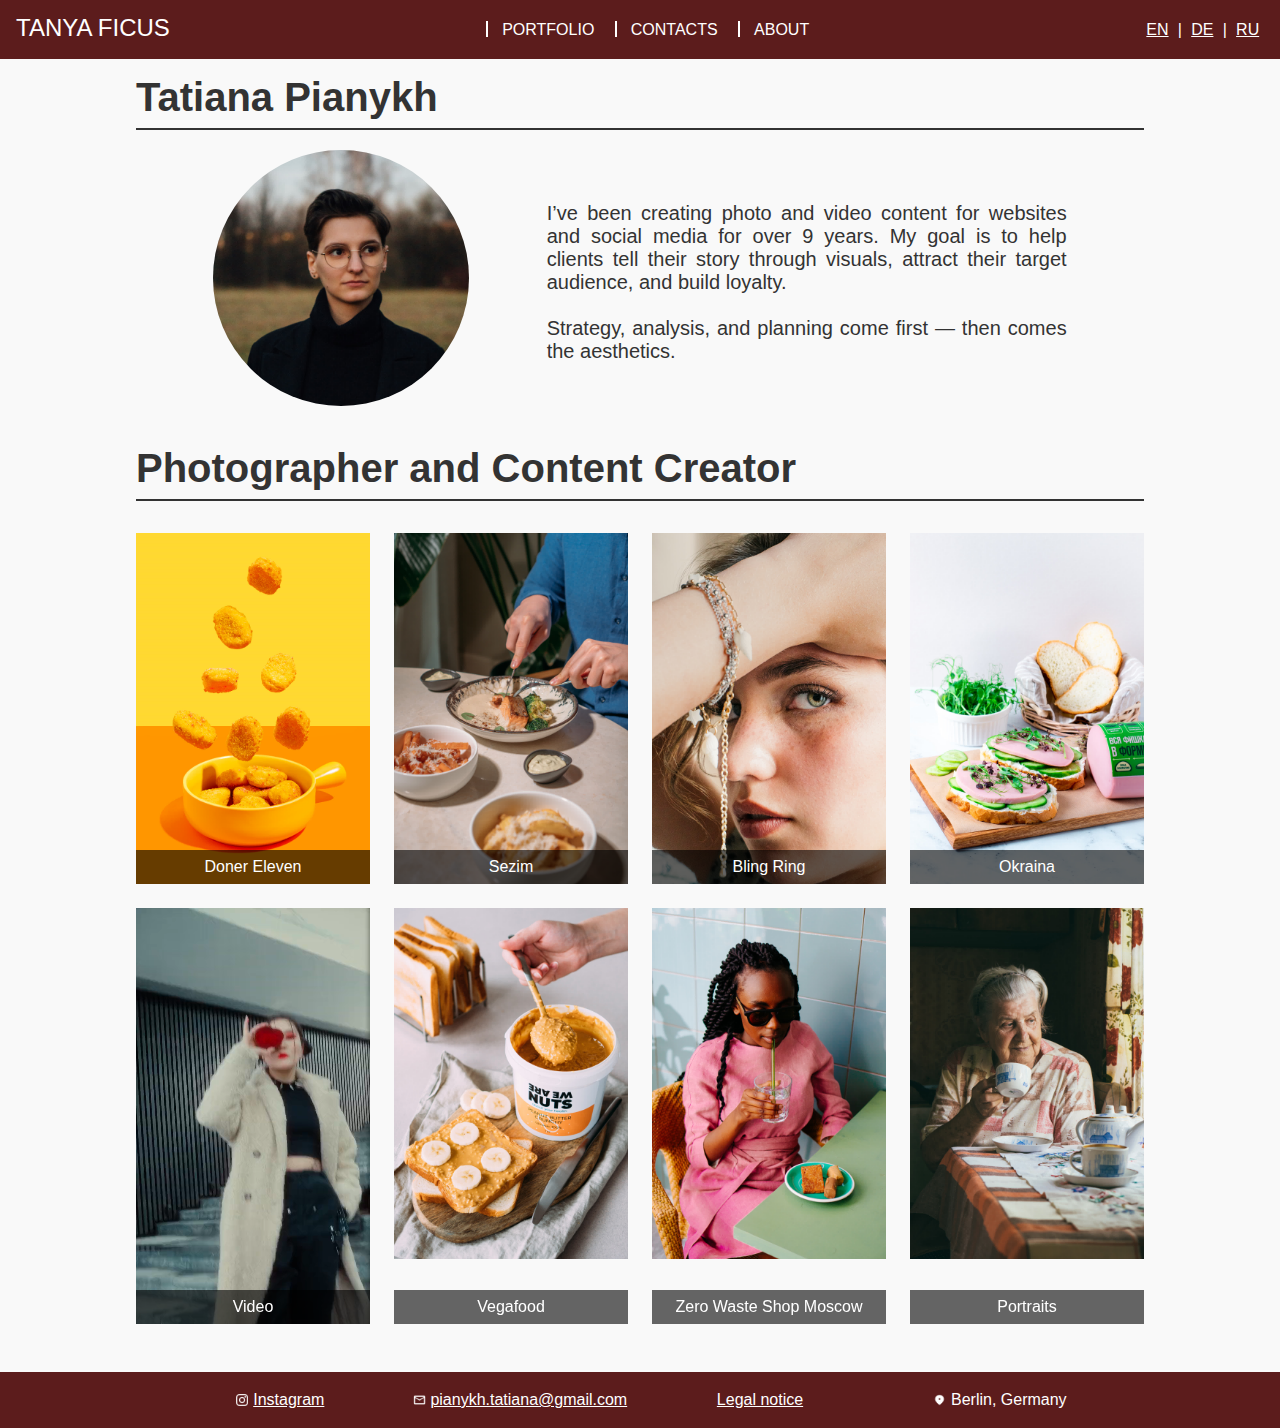
<file: index.html>
<!DOCTYPE html>
<html lang="en">
<head>
    <meta charset="UTF-8">
    <meta name="viewport" content="width=device-width, initial-scale=1.0">
    <link rel="icon" href="/img/favicon.png" type="image/png">
    <link rel="shortcut icon" type="image/png" href="/img/favicon.png">
    <link rel="shortcut icon" sizes="192x192" href="/img/favicon.png">
    <link rel="apple-touch-icon" href="/img/favicon.png">
    <title>Tanya Ficus</title>
    <link href="style.css" rel="stylesheet" />
    <style>
        .projects {
            display: grid;
            grid-template-columns: repeat(auto-fit, minmax(200px, 1fr));
            gap: 1.5rem;
            margin-top: 2rem;
        }

        .project-item {
            position: relative;
            overflow: hidden;
        }

        .project-item img {
            width: 100%;
            height: auto;
            display: block;
        }

        .project-item video {
            width: 100%;
            height: auto;
            display: block;
        }

        .project-item .caption {
            position: absolute;
            bottom: 0;
            left: 0;
            width: 100%;
            background: rgba(0, 0, 0, 0.6);
            color: white;
            padding: 0.5rem;
            text-align: center;
            font-size: 1rem;
        }
    </style>
</head>

<body>
    <header>
        <script src="header.js"></script>
    </header>

    <div class="page">
        <div class="block">
            <h1 data-i18n="index.welcome_message">Photographer and Content Creator</h1>
            <div class="description">
                <img src="img/photographer.jpg" alt="Photographer Tanya Ficus">
                <p data-i18n="index.about_us">
                    I’ve been creating photo and video content for websites and social media for over 9 years. My goal is to help clients tell their story through visuals, attract their target audience, and build loyalty.
                    <br><br>
                    Strategy, analysis, and planning come first — then comes the aesthetics.
                </p>
            </div>
        </div>

        <div class="block">
            <h1 data-i18n="index.projects">Projects</h1>
            <div class="projects">
                <div class="project-item">
                    <a href="portfolio#doner_eleven">
                        <img src="projects/1_doner/0.jpg" alt="Doner Eleven">
                    </a>
                    <div class="caption" data-i18n="index.project_doner">Doner Eleven</div>
                </div>
                <div class="project-item">
                    <a href="portfolio#sezim">
                        <img src="projects/2_sezim/0.jpg" alt="Sezim">
                    </a>
                    <div class="caption" data-i18n="index.project_sezim">Sezim</div>
                </div>
                <div class="project-item">
                    <a href="portfolio#bling_ring">
                        <img src="projects/3_jewelry/0.jpg" alt="Bling Ring">
                    </a>
                    <div class="caption" data-i18n="index.project_bling_ring">Bling Ring</div>
                </div>
                <div class="project-item">
                    <a href="portfolio#okraina">
                        <img src="projects/4_okraina/0.jpg" alt="Okraina">
                    </a>
                    <div class="caption" data-i18n="index.project_okraina">Okraina</div>
                </div>
                <div class="project-item">
                    <a href="portfolio#video">
                        <video autoplay loop muted playsinline>
                            <source src="projects/5_video/video_0.mp4" type="video/mp4">
                            Your browser does not support the video tag.
                        </video>
                    </a>
                    <div class="caption" data-i18n="index.project_video">Video</div>
                </div>
                <div class="project-item">
                    <a href="portfolio#vegafood">
                        <img src="projects/6_vegafood/0.jpg" alt="Vegafood">
                    </a>
                    <div class="caption" data-i18n="index.project_vegafood">Vegafood</div>
                </div>
                <div class="project-item">
                    <a href="portfolio#zero_waste">
                        <img src="projects/7_zerowaste/0.jpg" alt="Zero Waste Shop Moscow">
                    </a>
                    <div class="caption" data-i18n="index.project_zero_waste">Zero Waste Shop Moscow</div>
                </div>
                <div class="project-item">
                    <a href="portfolio#people">
                        <img src="projects/8_people/0.jpg" alt="People">
                    </a>
                    <div class="caption" data-i18n="index.project_people">People</div>
                </div>
            </div>
        </div>
    </div>

    <footer>
        <script src="footer.js"></script>
    </footer>
</body>
</html>
</file>
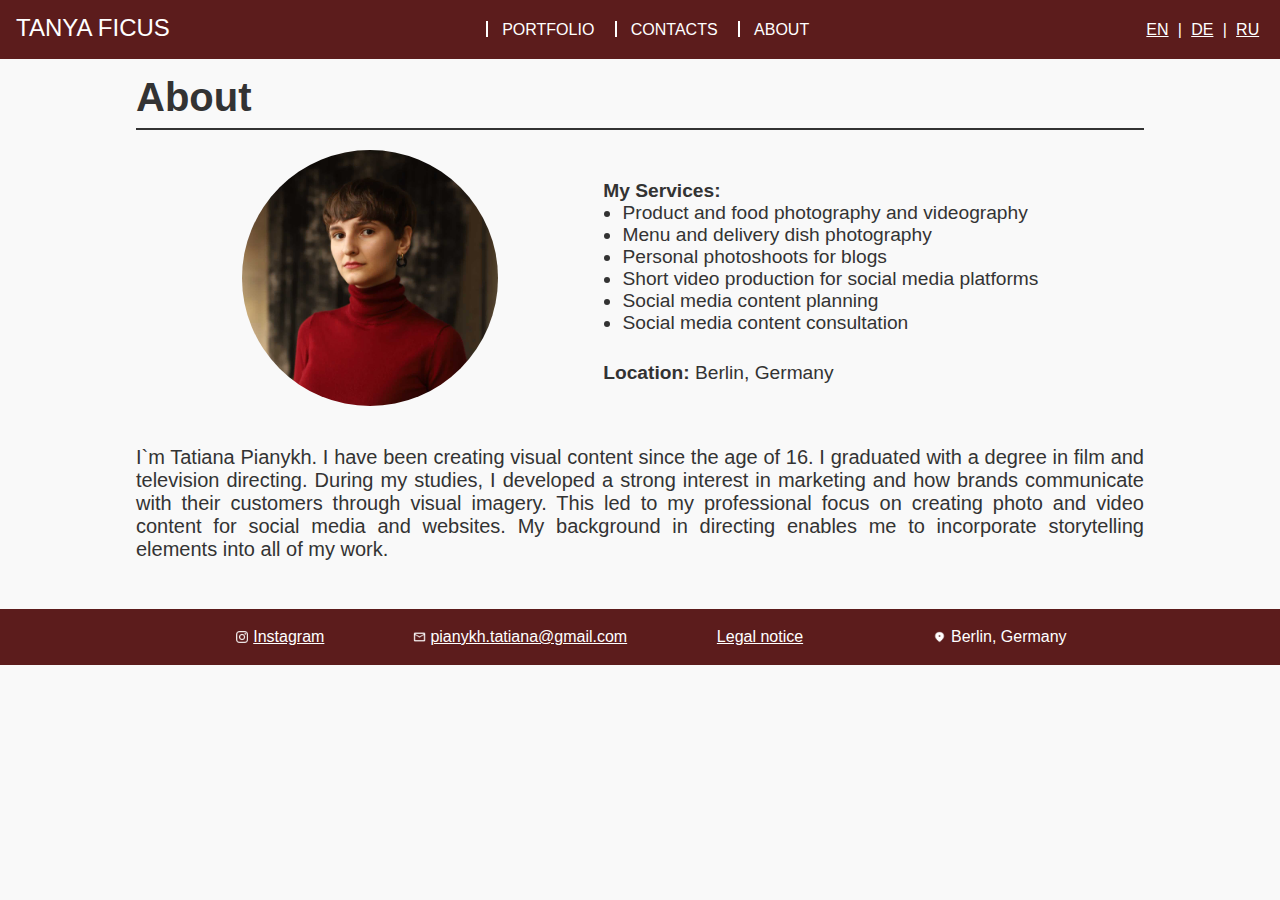
<file: about.html>
<!DOCTYPE html>
<html lang="en">
<head>
    <meta charset="UTF-8">
    <meta name="viewport" content="width=device-width, initial-scale=1.0">
    <link rel="icon" href="/img/favicon.png" type="image/png">
    <link rel="shortcut icon" type="image/png" href="/img/favicon.png">
    <link rel="shortcut icon" sizes="192x192" href="/img/favicon.png">
    <link rel="apple-touch-icon" href="/img/favicon.png">
    <title>Tanya Ficus</title>
    <link href="style.css" rel="stylesheet" />
    <style>
        .about-text {
            margin-top: 2em;
            text-align: justify;
        }
        .about-list {
            margin-bottom: 1.5em;
            padding-left: 1em;
            list-style-type: disc;
        }
        .description div {
            font-size: 1.2em;
        }
    </style>
</head>
<body>
    <header>
        <script src="header.js"></script>
    </header>

    <div class="page">
        <div class="block">
            <h1 data-i18n="about.title">About</h1>
            <div class="description">
                <img src="img/about.jpg" alt="Photographer Tanya Ficus">
                <div>
                    <strong data-i18n="about.services_title">My Services:</strong>
                    <ul class="about-list">
                        <li data-i18n="about.services.product_photography">Product and food photography and videography</li>
                        <li data-i18n="about.services.menu_photography">Menu and delivery dish photography</li>
                        <li data-i18n="about.services.personal_photoshoots">Personal photoshoots for blogs</li>
                        <li data-i18n="about.services.short_videos">Short video production for various social media platforms</li>
                        <li data-i18n="about.services.content_planning">Social media content planning</li>
                        <li data-i18n="about.services.content_consultation">Social media content consultation</li>
                    </ul>
                    <strong data-i18n="about.location_title">Location:</strong> 
                    <span data-i18n="about.location">Berlin, Germany</span>
                </div>
            </div>
            <div class="about-text">
                <p data-i18n="about.description">
                    I have been creating visual content since the age of 16. I graduated with a degree in film and television directing. During my studies, I developed a strong interest in marketing and how brands communicate with their customers through visual imagery. This led to my professional focus on creating photo and video content for social media and websites. My background in directing enables me to incorporate storytelling elements into all of my work.
                </p>
            </div>
        </div>         
    </div>

    
    <footer>
        <script src="footer.js"></script>
    </footer>
</body>
</html>
</file>
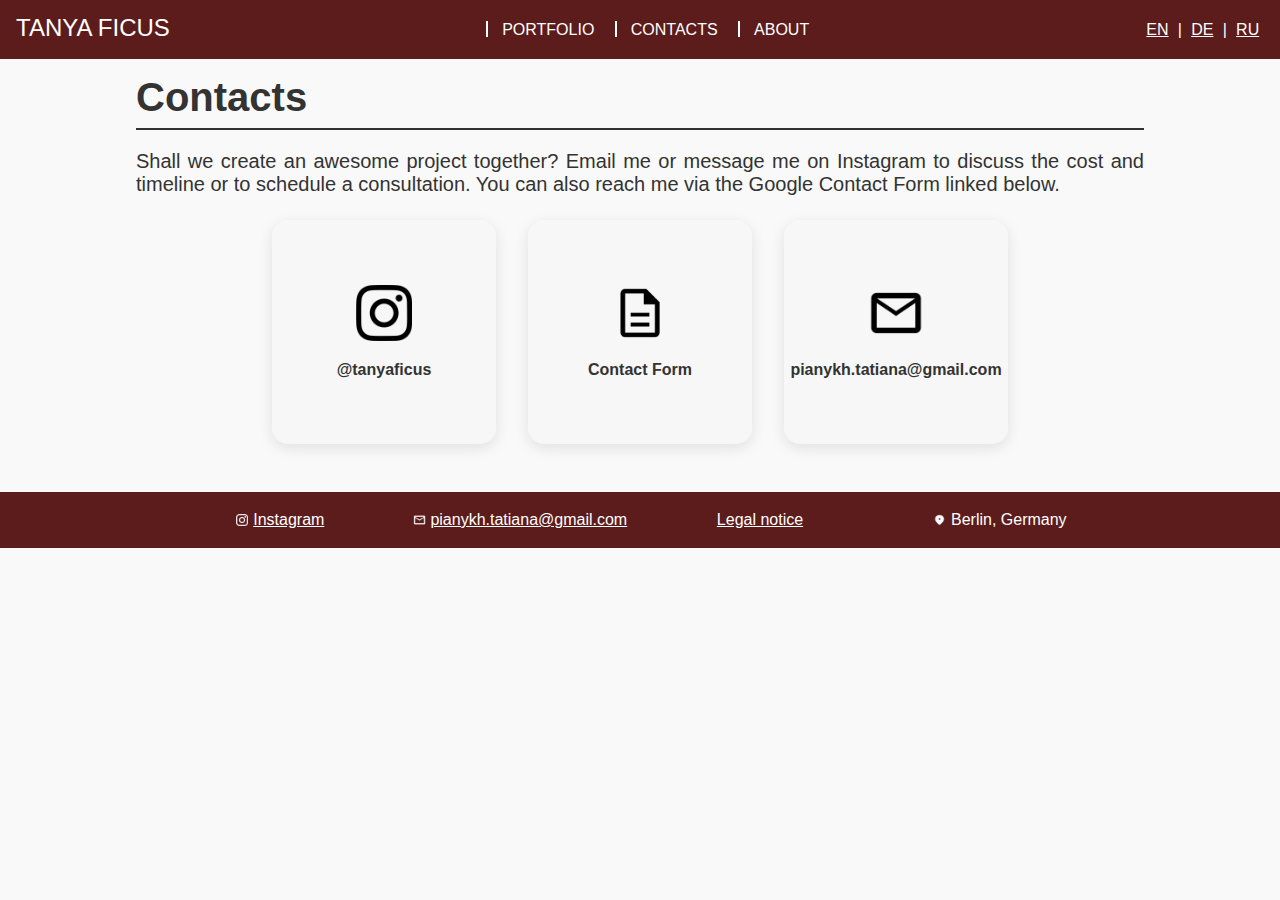
<file: contacts.html>
<!DOCTYPE html>
<html lang="en">
<head>
    <meta charset="UTF-8">
    <meta name="viewport" content="width=device-width, initial-scale=1.0">
    <link rel="icon" href="/img/favicon.png" type="image/png">
    <link rel="shortcut icon" type="image/png" href="/img/favicon.png">
    <link rel="shortcut icon" sizes="192x192" href="/img/favicon.png">
    <link rel="apple-touch-icon" href="/img/favicon.png">
    <title>Tanya Ficus</title>
    <link href="style.css" rel="stylesheet" />
    <style>
        .contact-page {
            display: flex;
            flex-direction: column;
            align-items: center;
            text-align: center;
            padding: 2rem;
            color: #333;
            font-size: 1.25em;
            margin-bottom: 10em;
        }

        .contact-page h1 {
            font-size: 2.5em;
            margin-bottom: 1rem;
        }

        .contact-methods {
            display: flex;
            flex-wrap: wrap;
            justify-content: center;
            align-items: center;
            gap: 2rem;
            margin-top: 1.5rem;
        }

        .contact-method {
            width: 14em;
            height: 14em;
            display: flex;
            flex-direction: column;
            justify-content: center;
            align-items: center;
            border-radius: 1em;
            box-shadow: 0px 4px 15px rgba(0, 0, 0, 0.1);
            transition: transform 0.3s ease;
            background: #f7f7f7;
        }

        .contact-method:hover {
            transform: translateY(-10px);
        }

        .contact-method img {
            filter: invert(1);
            width: 3.5em;
            height: 3.5em;
            margin-bottom: 1rem;
        }

        .contact-method a {
            color: #333;
            text-decoration: none;
            font-size: 1em;
            font-weight: bold;
        }

        .contact-method a:hover {
            color: #0073e6;
        }
        .text {
            text-align: justify;
        }
    </style>
</head>
<body>
    <header>
        <script src="header.js"></script>
    </header>

    <div class="page">
        <div class="block">
            <h1 data-i18n="contacts.title">Contacts</h1>
            <p class="text" data-i18n="contacts.description">
                Shall we create an awesome project together? Email me or message me on Instagram to discuss the cost and timeline or to schedule a consultation. You can also reach me via the Google Contact Form linked below.
            </p>
            <div class="contact-methods">
                <div class="contact-method">
                    <a href="https://www.instagram.com/tanyaficus" target="_blank">
                        <img src="img/ig_logo.png" alt="Instagram">
                    </a>
                    <a href="https://www.instagram.com/tanyaficus" target="_blank" data-i18n="contacts.instagram">@tanyaficus</a>
                </div>
                <div class="contact-method">
                    <a href="https://docs.google.com/forms/d/e/1FAIpQLSeUYCD1fe66TjgC1iNgLErMdxWzAzz9krYrqZ3pDLAXfkQoFg/viewform" target="_blank">
                        <img src="img/form.png" alt="Contact Form">
                    </a>
                    <a href="https://docs.google.com/forms/d/e/1FAIpQLSeUYCD1fe66TjgC1iNgLErMdxWzAzz9krYrqZ3pDLAXfkQoFg/viewform" target="_blank" data-i18n="contacts.form">Contact Form</a>
                </div>
                <div class="contact-method">
                    <a href="mailto:pianykh.tatiana@gmail.com">
                        <img src="img/email.png" alt="Email">
                    </a>
                    <a href="mailto:pianykh.tatiana@gmail.com" data-i18n="contacts.email">pianykh.tatiana@gmail.com</a>
                </div>
            </div>
        </div>
    </div>


    <footer>
        <script src="footer.js"></script>
    </footer>
</body>
</html>
</file>
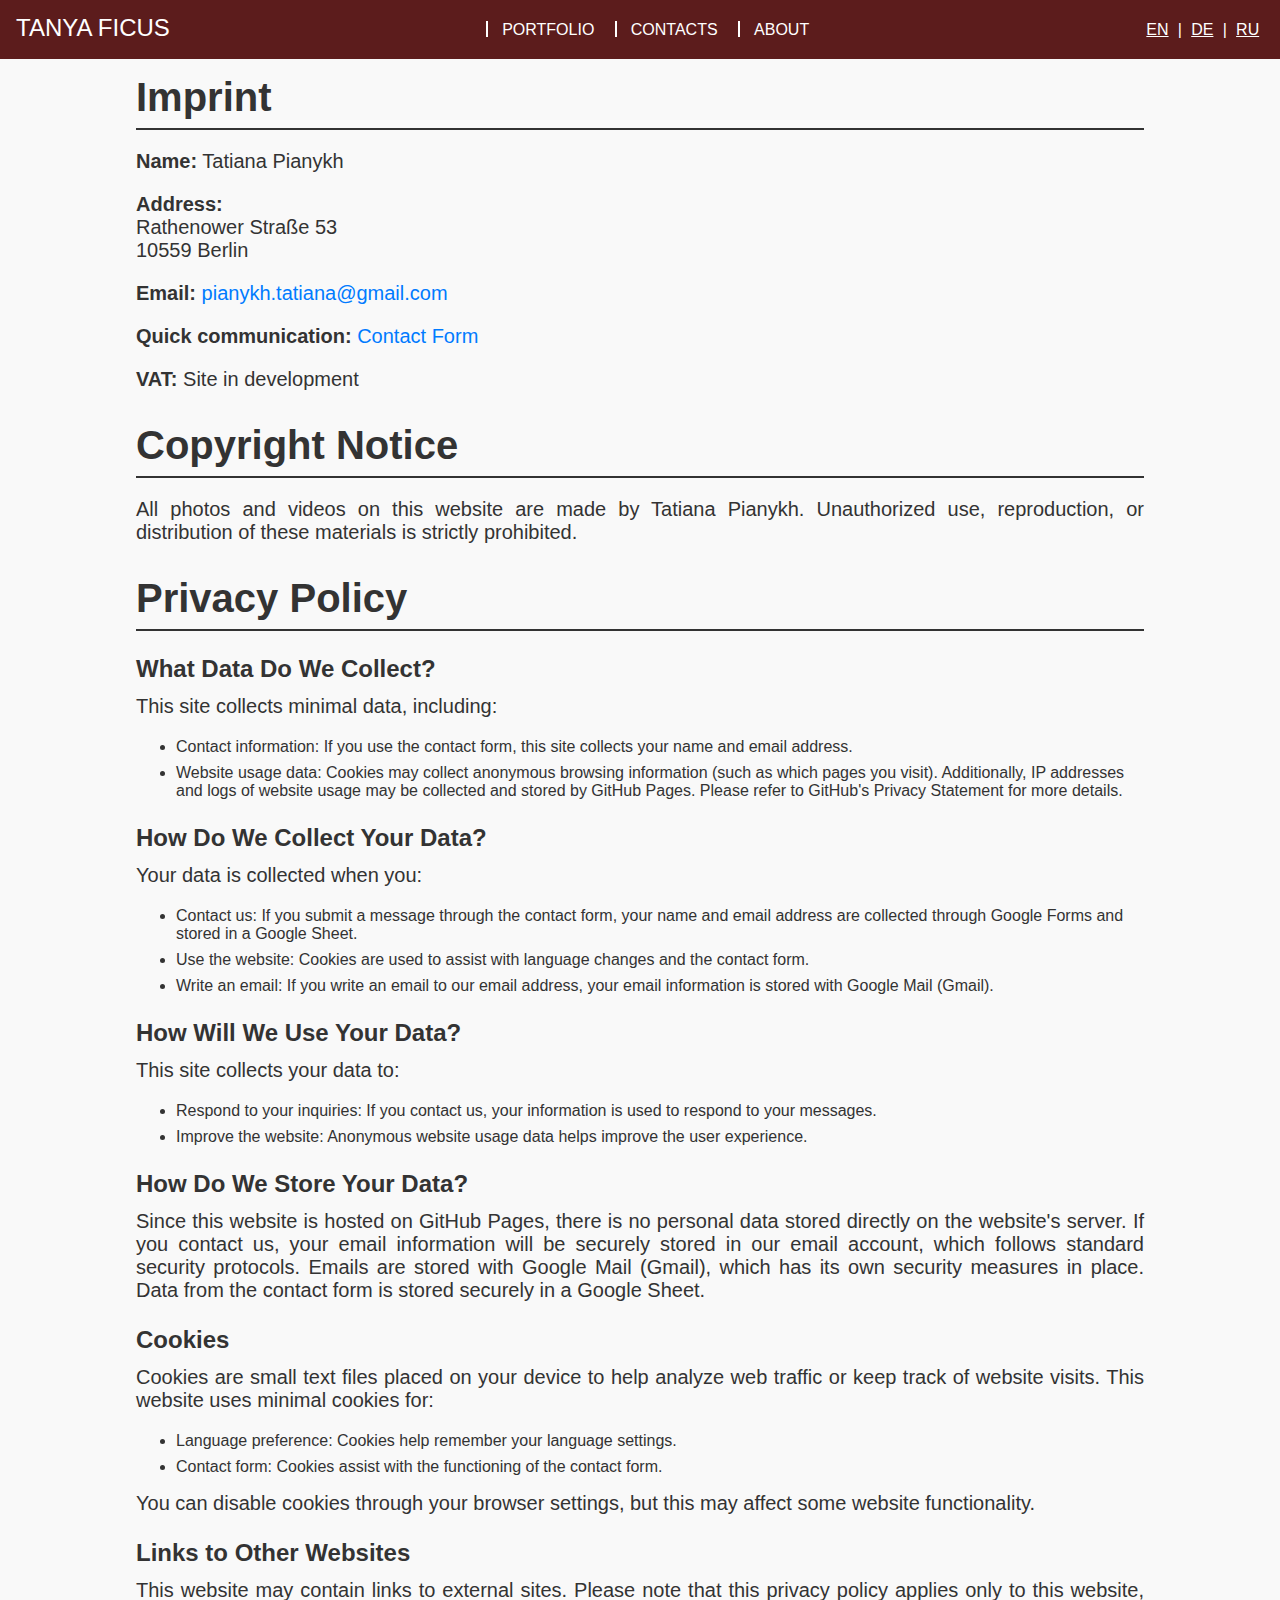
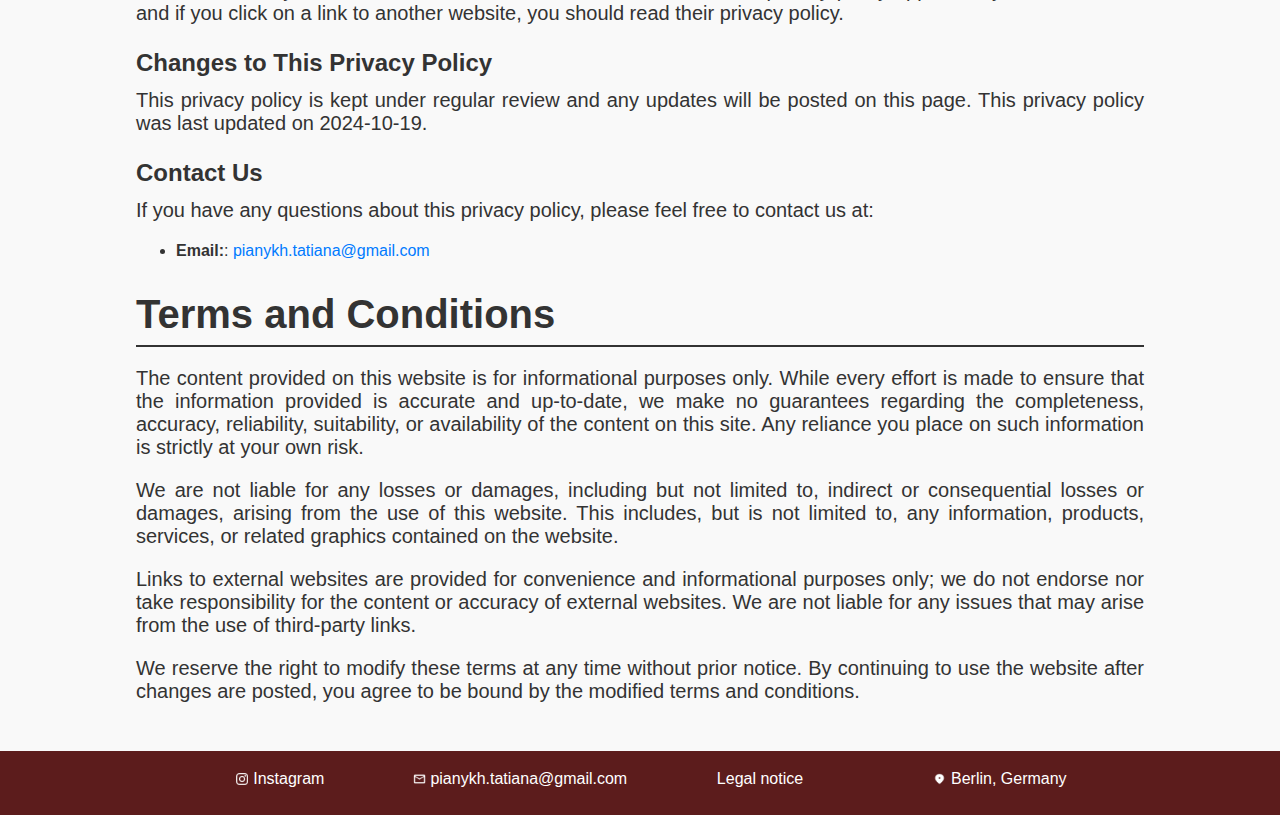
<file: impressum.html>
<!DOCTYPE html>
<html lang="en">
<head>
    <meta name="robots" content="noindex">
    <meta charset="UTF-8">
    <meta name="viewport" content="width=device-width, initial-scale=1.0">
    <link rel="icon" href="/img/favicon.png" type="image/png">
    <link rel="shortcut icon" type="image/png" href="/img/favicon.png">
    <link rel="shortcut icon" sizes="192x192" href="/img/favicon.png">
    <link rel="apple-touch-icon" href="/img/favicon.png">
    <title>Tanya Ficus</title>
    <link href="style.css" rel="stylesheet" />
    <style>
        h1 {
            font-size: 2em;
            margin-bottom: 0.5em;
        }
        h2 {
            font-size: 1.5em;
            margin-top: 1em;
            margin-bottom: 0.5em;
        }
        p {
            margin-bottom: 1em;
            text-align: justify;
        }
        ul {
            margin-left: 40px;
            margin-bottom: 1em;
        }
        li {
            margin-bottom: 0.5em;
        }
        a {
            color: #007bff;
            text-decoration: none;
        }
        a:hover {
            text-decoration: underline;
        }
    </style>
</head>
<body>
    <header>
        <script src="header.js"></script>
    </header>

    <div class="page">

        <div class="block">
            <h1 data-i18n="impressum.title">Imprint</h1>
            <p><strong data-i18n="impressum.name_label">Name:</strong> <span data-i18n="impressum.name">Tatiana Pianykh</span></p>
            <p>
                <strong data-i18n="impressum.address_label">Address:</strong><br>
                <span data-i18n="impressum.address_line1">Rathenower Straße 53</span><br>
                <span data-i18n="impressum.address_line2">10559 Berlin</span>
            </p>
            <p>
                <strong data-i18n="impressum.email_label">Email:</strong> 
                <a href="mailto:pianykh.tatiana@gmail.com" data-i18n="impressum.email">pianykh.tatiana@gmail.com</a>
            </p>
            <p>
                <strong data-i18n="impressum.contact_form_label">Contact Form:</strong> 
                <a href="https://docs.google.com/forms/d/e/1FAIpQLSeUYCD1fe66TjgC1iNgLErMdxWzAzz9krYrqZ3pDLAXfkQoFg/viewform" target="_blank" data-i18n="impressum.contact_form">Contact Form</a>
            </p>
            <p><strong data-i18n="impressum.vat_label">VAT:</strong> <span data-i18n="impressum.vat">DE279522758</span></p>
        </div>

        <div class="block">
            <h1 data-i18n="impressum.copyright_title">Copyright Notice</h1>
            <p data-i18n="impressum.copyright_description">All photos and videos on this website are made by Tatiana Pianykh. Unauthorized use, reproduction, or distribution of these materials is strictly prohibited.</p>
        </div>

        <div class="block">
            <h1 data-i18n="impressum.privacy_title">Privacy Policy</h1>
            
            <h2 data-i18n="impressum.data_collection_title">What Data Do We Collect?</h2>
            <p data-i18n="impressum.data_collection_description">This site collects minimal data, including:</p>
            <ul>
                <li data-i18n="impressum.data_collection.contact">Contact information: If you use the contact form, this site collects your name and email address.</li>
                <li data-i18n="impressum.data_collection.usage">Website usage data: Cookies may collect anonymous browsing information (such as which pages you visit). Additionally, IP addresses and logs of website usage may be collected and stored by GitHub Pages. Please refer to GitHub's Privacy Statement for more details: <a href="https://docs.github.com/en/site-policy/privacy-policies/github-privacy-statement" target="_blank" data-i18n="impressum.github_privacy_link">GitHub Privacy Statement</a>.</li>
            </ul>

            <h2 data-i18n="impressum.data_collection_methods_title">How Do We Collect Your Data?</h2>
            <p data-i18n="impressum.data_collection_methods_description">Your data is collected when you:</p>
            <ul>
                <li data-i18n="impressum.data_collection_methods.contact">Contact us: If you submit a message through the contact form, your name and email address are collected through Google Forms and stored in a Google Sheet.</li>
                <li data-i18n="impressum.data_collection_methods.website_use">Use the website: Cookies are used to assist with language changes and the contact form.</li>
                <li data-i18n="impressum.data_collection_methods.email">Write an email: If you write an email to our email address, your email information is stored with Google Mail (Gmail).</li>
            </ul>

            <h2 data-i18n="impressum.data_usage_title">How Will We Use Your Data?</h2>
            <p data-i18n="impressum.data_usage_description">This site collects your data to:</p>
            <ul>
                <li data-i18n="impressum.data_usage.respond">Respond to your inquiries: If you contact us, your information is used to respond to your messages.</li>
                <li data-i18n="impressum.data_usage.improve">Improve the website: Anonymous website usage data helps improve the user experience.</li>
            </ul>

            <h2 data-i18n="impressum.data_storage_title">How Do We Store Your Data?</h2>
            <p data-i18n="impressum.data_storage_description">Since this website is hosted on GitHub Pages, there is no personal data stored directly on the website's server. If you contact us, your email information will be securely stored in our email account, which follows standard security protocols. Emails are stored with Google Mail (Gmail), which has its own security measures in place. Data from the contact form is stored securely in a Google Sheet.</p>

            <h2 data-i18n="impressum.cookies_title">Cookies</h2>
            <p data-i18n="impressum.cookies_description">Cookies are small text files placed on your device to help analyze web traffic or keep track of website visits. This website uses minimal cookies for:</p>
            <ul>
                <li data-i18n="impressum.cookies.language">Language preference: Cookies help remember your language settings.</li>
                <li data-i18n="impressum.cookies.contact_form">Contact form: Cookies assist with the functioning of the contact form.</li>
            </ul>
            <p data-i18n="impressum.cookies_disable">You can disable cookies through your browser settings, but this may affect some website functionality.</p>

            <h2 data-i18n="impressum.external_links_title">Links to Other Websites</h2>
            <p data-i18n="impressum.external_links_description">This website may contain links to external sites. Please note that this privacy policy applies only to this website, and if you click on a link to another website, you should read their privacy policy.</p>

            <h2 data-i18n="impressum.policy_changes_title">Changes to This Privacy Policy</h2>
            <p data-i18n="impressum.policy_changes_description">This privacy policy is kept under regular review and any updates will be posted on this page. This privacy policy was last updated on 2024-10-19.</p>

            <h2 data-i18n="impressum.contact_us_title">Contact Us</h2>
            <p data-i18n="impressum.contact_us_description">If you have any questions about this privacy policy, please feel free to contact us at:</p>
            <ul>
                <li><strong data-i18n="impressum.email_label">Email</strong>: <a href="mailto:pianykh.tatiana@gmail.com" data-i18n="impressum.email">pianykh.tatiana@gmail.com</a></li>
            </ul>
        </div>

        <div class="block">
            <h1 data-i18n="impressum.terms_title">Terms and Conditions</h1>
            <p data-i18n="impressum.terms_description">The content provided on this website is for informational purposes only. While every effort is made to ensure that the information provided is accurate and up-to-date, we make no guarantees regarding the completeness, accuracy, reliability, suitability, or availability of the content on this site. Any reliance you place on such information is strictly at your own risk.</p>
            <p data-i18n="impressum.terms_liability">We are not liable for any losses or damages, including but not limited to, indirect or consequential losses or damages, arising from the use of this website. This includes, but is not limited to, any information, products, services, or related graphics contained on the website.</p>
            <p data-i18n="impressum.terms_external_links">Links to external websites are provided for convenience and informational purposes only; we do not endorse nor take responsibility for the content or accuracy of external websites. We are not liable for any issues that may arise from the use of third-party links.</p>
            <p data-i18n="impressum.terms_modification">We reserve the right to modify these terms at any time without prior notice. By continuing to use the website after changes are posted, you agree to be bound by the modified terms and conditions.</p>
        </div>     

    </div>



    <footer>
        <script src="footer.js"></script>
    </footer>
</body>
</html>
</file>
<file: style.css>
* {
    margin: 0;
    padding: 0;
    box-sizing: border-box;
    font-family: Arial, sans-serif;
}

body {
    max-width: 80em;
    margin: auto;
    background-color: #f9f9f9;
    color: #333;
}

p {
    font-size: 1.25em;
}

.navbar, .footer {
    display: flex;
    flex-wrap: wrap;
    justify-content: space-between;
    align-items: center;
    padding: 1rem;
    background-color: #5c1c1c;
    line-height: 1.5em;
}

.navbar-logo a, .footer-instagram a {
    display: inline-block;
    font-size: 1.5rem;
    font-weight: normal;
    color: white;
    text-decoration: none;
}

.navbar-links {
    display: block;
    flex-wrap: wrap;
}

.navbar-links a {
    color: white;
    text-decoration: none;
    padding-left: 1rem;
    padding-right: 1rem;
    border: none;
    outline: none;
    position: relative;
}

.navbar-links a::before {
    content: "";
    position: absolute;
    left: 0em;
    top: 50%;
    transform: translateY(-50%);
    width: 2px;
    height: 1em;
    background-color: white;
}

.navbar a:hover, .footer a:hover {
    color: grey;
    background-color: transparent;
    border-radius: 0;
}

.language-switcher, .language-switcher a {
/*    display: inline-block;*/
/*    margin-left: 1rem;*/
    font-size: 1rem;
    color: white;
}

.language-option {
    cursor: pointer;
    padding: 0 0.3rem;
    text-decoration: underline;
}

.language-option:hover {
    color: grey;
}


.footer {
    justify-content: space-around;
    color: white;
}

ul.social {
  margin: 0;
  list-style-type: none;
  display: flex;
  justify-content: space-around;
  flex-wrap: wrap;
  padding: 0;
  font-size: 1em;
}

li.social {
    width: 15em;
    justify-content: center;
    display: flex;
    align-items: center;
}

a.social, a.social:visited{
    color: white;
    justify-content: center;
    display: flex;
    align-items: center;
}

a.social:hover{
    color: grey;
    background-color: transparent;
    border-radius: 0;
}

img.social {
  height: 0.8em;
  padding-right: 0.3em;
}


.page {
    max-width: 65em;
    margin: auto;
    padding: 1rem;
}

.block {
    margin-bottom: 2em;
}

.block h1 {
    font-size: 2.5em;
    margin-bottom: 0.5em;
    text-align: left;
}

.block h1::after{
    content: "";
    display: block;
    width: 100%;
    height: 2px;
    background-color: #333;
    margin-top: 0.5rem;
}

.description {
    vertical-align: middle;
    align-items: center;
    display: flex;
    flex-wrap: wrap;
    justify-content: space-evenly;
    margin-bottom: 1em;
}

.description img {
    margin-bottom: 0.5em;
    width: 16em;
    height: 16em;
    border-radius: 50%;
    object-fit: cover;
}

.description p {
    display: block;
    min-width: 16em;
    max-width: 26em;
    font-size: 1.25em;
    color: #333;
    text-align: justify;
}
</file>
